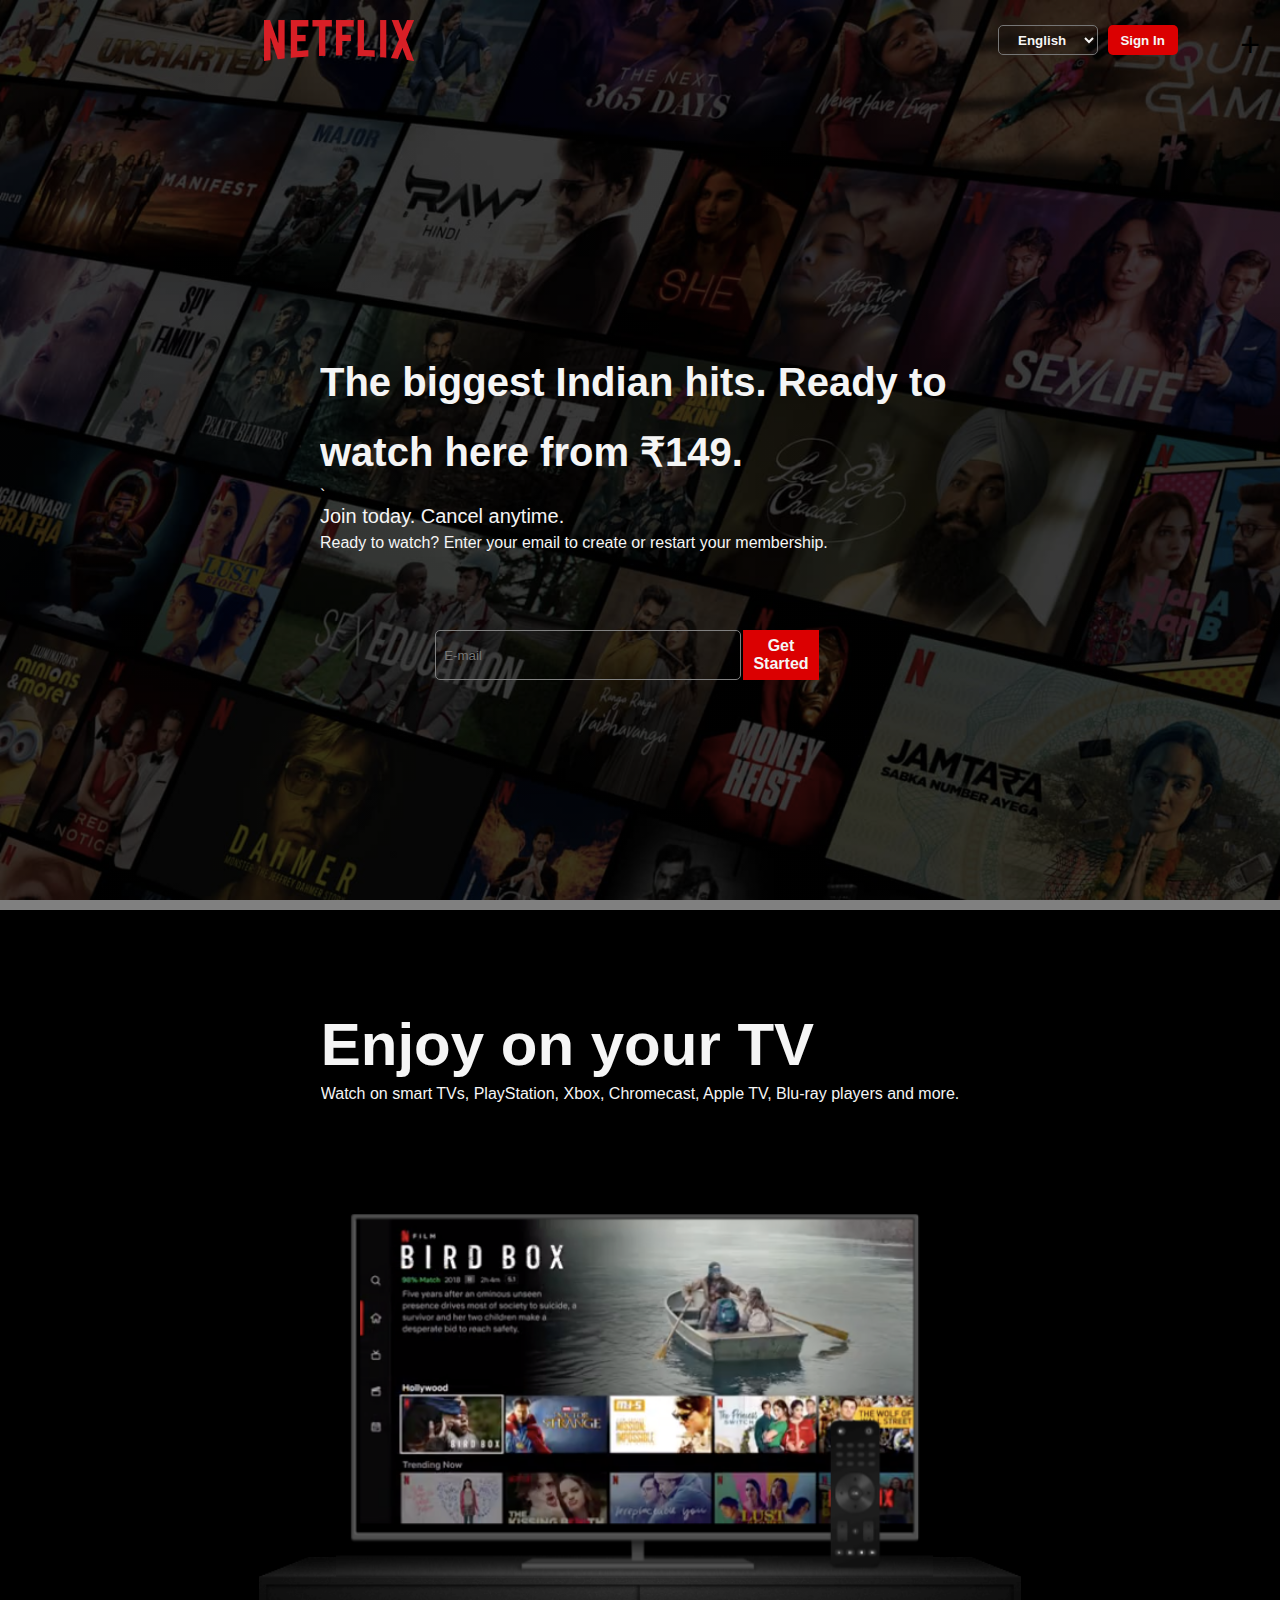
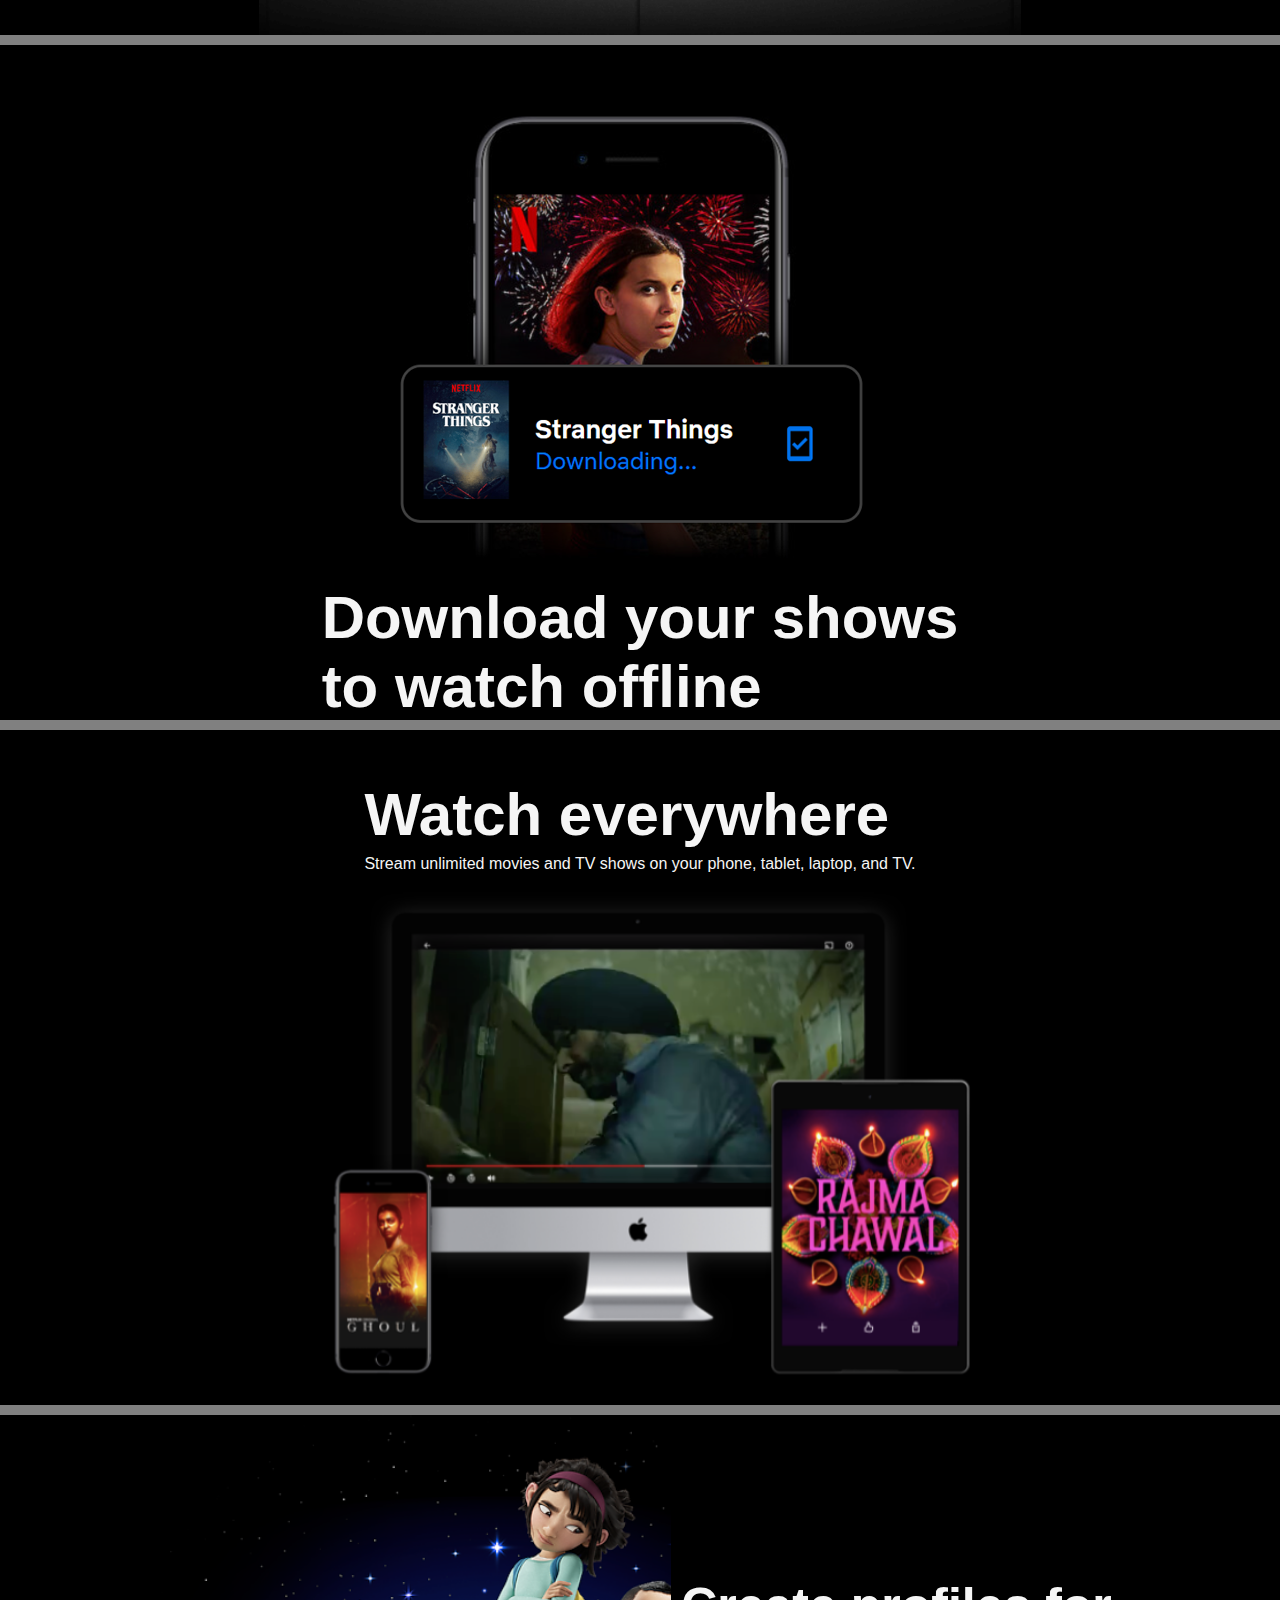
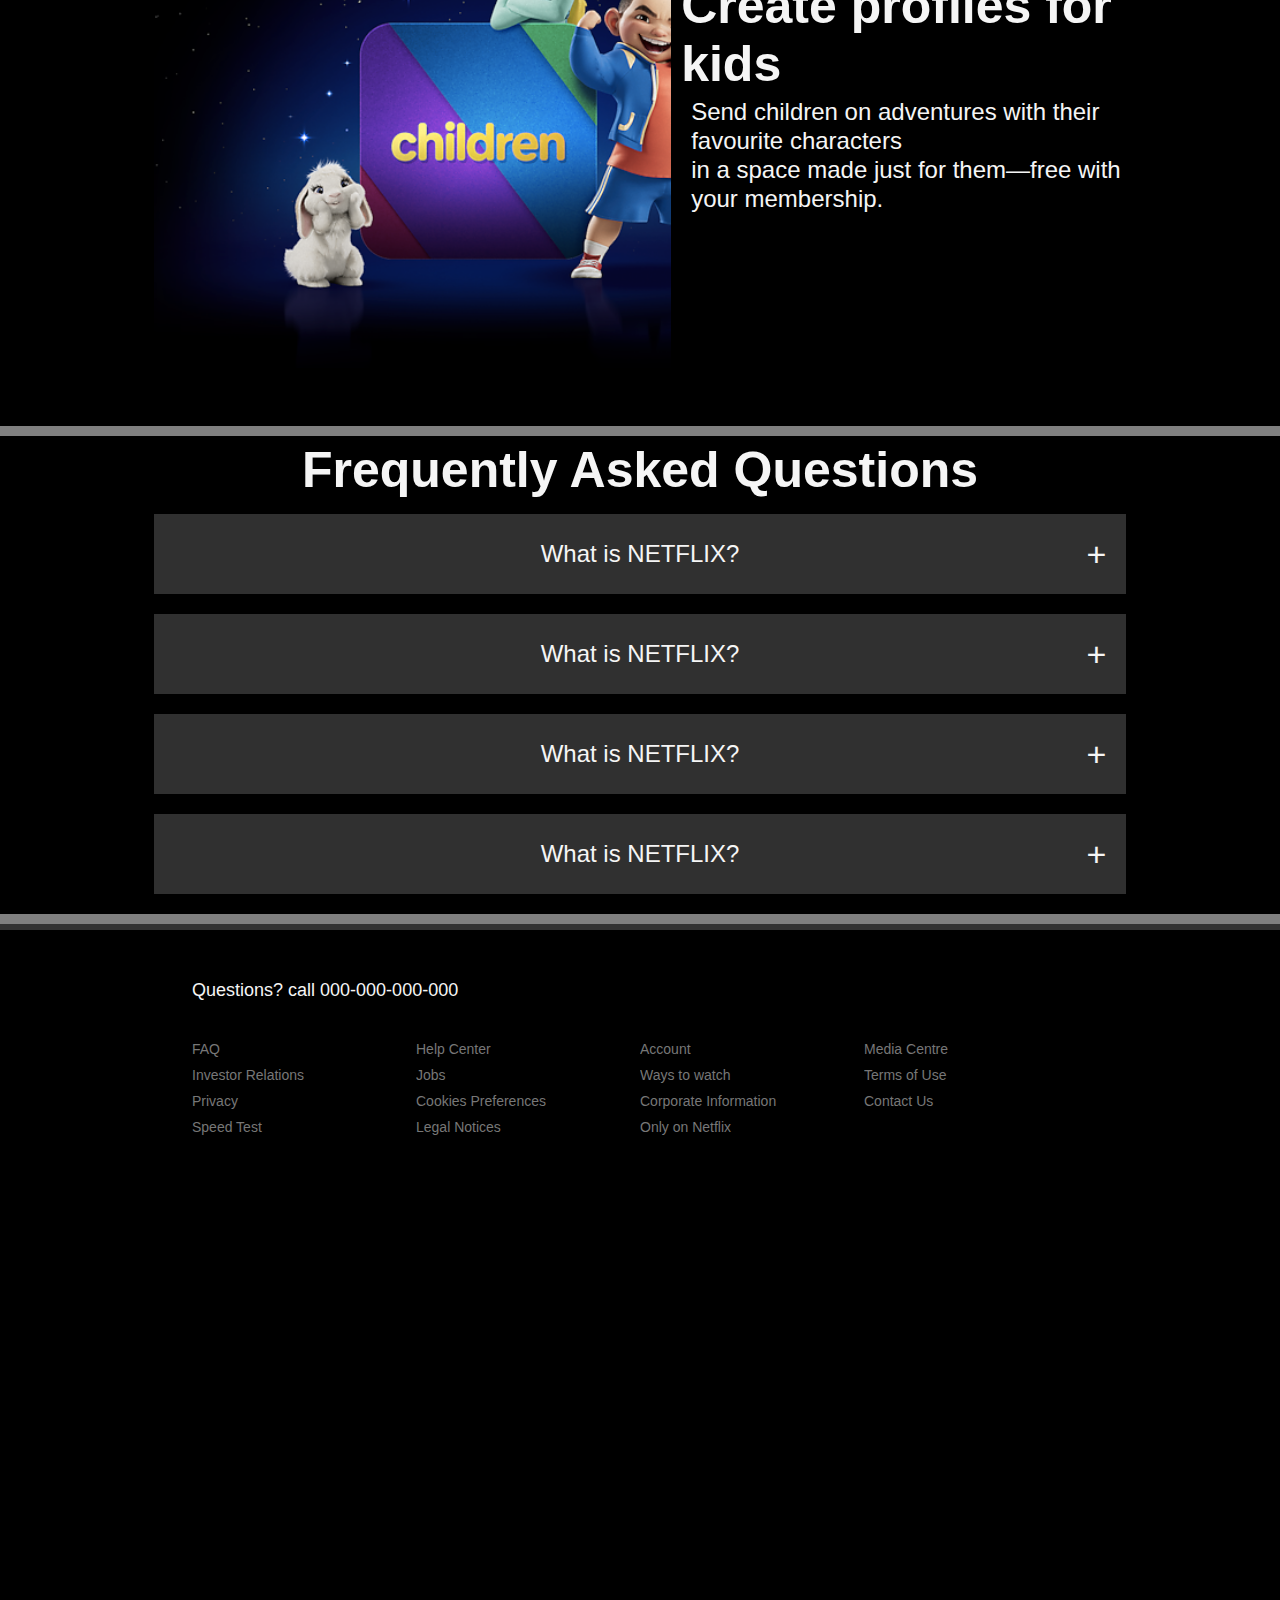
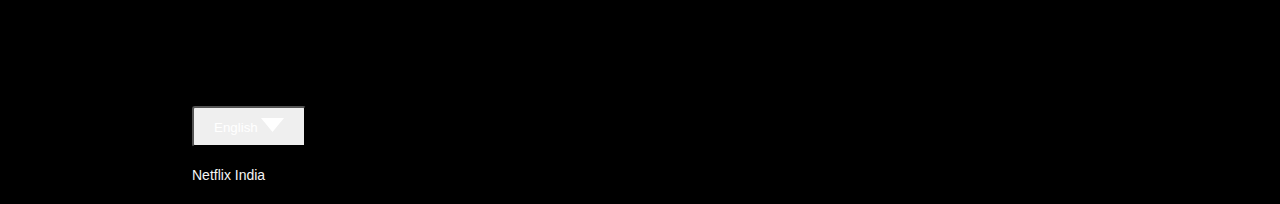
<file: index.html>
<!DOCTYPE html>
<html lang="en">
<head>
    <meta charset="UTF-8">
    <meta name="viewport" content="width=device-width, initial-scale=1.0">
    <title>Netflix</title>
    <link rel="stylesheet" href="style.css">
    <link rel="icon" href="https://www.pngarts.com/files/1/Netflix-Logo-PNG-Transparent-Image.png" type="image/x-icon">
</head>
<body>
    <div class="header">
        <nav>
            <img src="images/logo.png" class="logo">
            <div class="header-btn">
                <label for="language">
                    <select label="language">
                        <option value="English">English</option>
                        <option value="Malayalam">Malayalam</option>
                        <option value="Hindi">Hindi</option>
                        <option value="Telugu">Telugu</option>
                    </select>
                </label>    
                    <button>Sign In</button>
                </div>
        </nav>
        <div class="header-content">
            <h1>The biggest Indian hits. Ready to watch here from ₹149.</h1>`
            <h3>Join today. Cancel anytime.</h3>
            <p>Ready to watch? Enter your email to create or restart your membership.</p>
        </div>
        <div class="form">
            <input type="email" placeholder="E-mail" required >
            <button class="submit">Get Started</button>
        </div>
    </div>
    <hr>
    <div class="features">
        <div class="row">
            <div class="text-col">
                <h3>Enjoy on your TV</h3>
                <p>Watch on smart TVs, PlayStation, Xbox, Chromecast, Apple TV, Blu-ray players and more.</p>
            </div>
            <div class="img-col">
                <img src="images/feature-1.png" >
            </div>    
        </div>
        <hr>
        <div class="row">
            <div class="img-col">
                <img src="images/feature-2.png" >
            </div>    
            <div class="text-col">
                <h3>Download your shows <br> to watch offline</h3>
                <p>Save your favourites easily and always have something to watch.</p>
            </div>
           
        </div>
        <hr>
        <div class="row">
            <div class="text-col">
                <h3>Watch everywhere</h3>
                <p>Stream unlimited movies and TV shows on your phone, tablet, laptop, and TV.</p>
            </div>
            <div class="img-col">
                <img src="images/feature-3.png" >
            </div>
            </div>
            <hr>    
        <div class="row1">
            <div class="img-col">
                <img src="images/feature-4.png" >
            </div>  
            <div class="text-col">
                <h3>Create profiles for kids</h3>
                <p>Send children on adventures with their favourite characters <br>in a space made just for them—free with your membership.</p>
            </div>
             
        </div>
       
    </div>
    <hr>
    <div class="faq">
        <h2>Frequently Asked Questions</h2>
        <ul class="accordion">
            <li>
                <input type="radio" name="accordion" id="first">                
                <label for="first">What is NETFLIX?</label>
                     
            <div class="content">
                <p>Netflix is a streaming service that offers a wide variety of award-winning TV shows, movies, anime, documentaries and more – on thousands of internet-connected devices.

                    You can watch as much as you want, whenever you want, without a single ad – all for one low monthly price. There's always something new to discover, and new TV shows and movies are added every week!</p>
            </div>
        </li>
      
            <li>
                <input type="radio" name="accordion" id="second"> 
            <label for="second">What is NETFLIX?</label>          
            <div class="content">
                <p>Netflix is a streaming service that offers a wide variety of award-winning TV shows, movies, anime, documentaries and more – on thousands of internet-connected devices.

                    You can watch as much as you want, whenever you want, without a single ad – all for one low monthly price. There's always something new to discover, and new TV shows and movies are added every week!</p>
            </div>
        </li>
            <li>
                <input type="radio" name="accordion" id="third"> 
            <label for="third">What is NETFLIX?</label>         
            <div class="content">
                <p>Netflix is a streaming service that offers a wide variety of award-winning TV shows, movies, anime, documentaries and more – on thousands of internet-connected devices.

                    You can watch as much as you want, whenever you want, without a single ad – all for one low monthly price. There's always something new to discover, and new TV shows and movies are added every week!</p>
            </div>
        </li>
            <li>
                <input type="radio" name="accordion" id="fourth"> 
            <label for="fourth">What is NETFLIX?</label>         
            <div class="content">
                <p>Netflix is a streaming service that offers a wide variety of award-winning TV shows, movies, anime, documentaries and more – on thousands of internet-connected devices.

                    You can watch as much as you want, whenever you want, without a single ad – all for one low monthly price. There's always something new to discover, and new TV shows and movies are added every week!</p>
               </div>
        </li>
    </ul>
      
    </div>
    
    <hr>
    <div class="footer">
        <h2>Questions? call 000-000-000-000</h2>
        <div class="row">
            <div class="col">
                <a href="#">FAQ</a>
                <a href="#">Investor Relations</a>
                <a href="#">Privacy</a>
                <a href="#">Speed Test</a>
            </div>
            <div class="col">
                <a href="#">Help Center</a>
                <a href="#">Jobs</a>
                <a href="#">Cookies Preferences</a>
                <a href="#">Legal Notices</a>
            </div>
            <div class="col">
                <a href="#">Account</a>
                <a href="#">Ways to watch</a>
                <a href="#">Corporate Information</a>
                <a href="#">Only on Netflix</a>
            </div>
            <div class="col">
                <a href="#">Media Centre</a>
                <a href="#">Terms of Use</a>
                <a href="#">Contact Us</a>
            </div>
        </div>
        <button class="language-btn">English <img src="images/down-icon.png"></button>
        <p class="copyright-txt">Netflix India</p>
    </div>
</body>
</html>
</file>
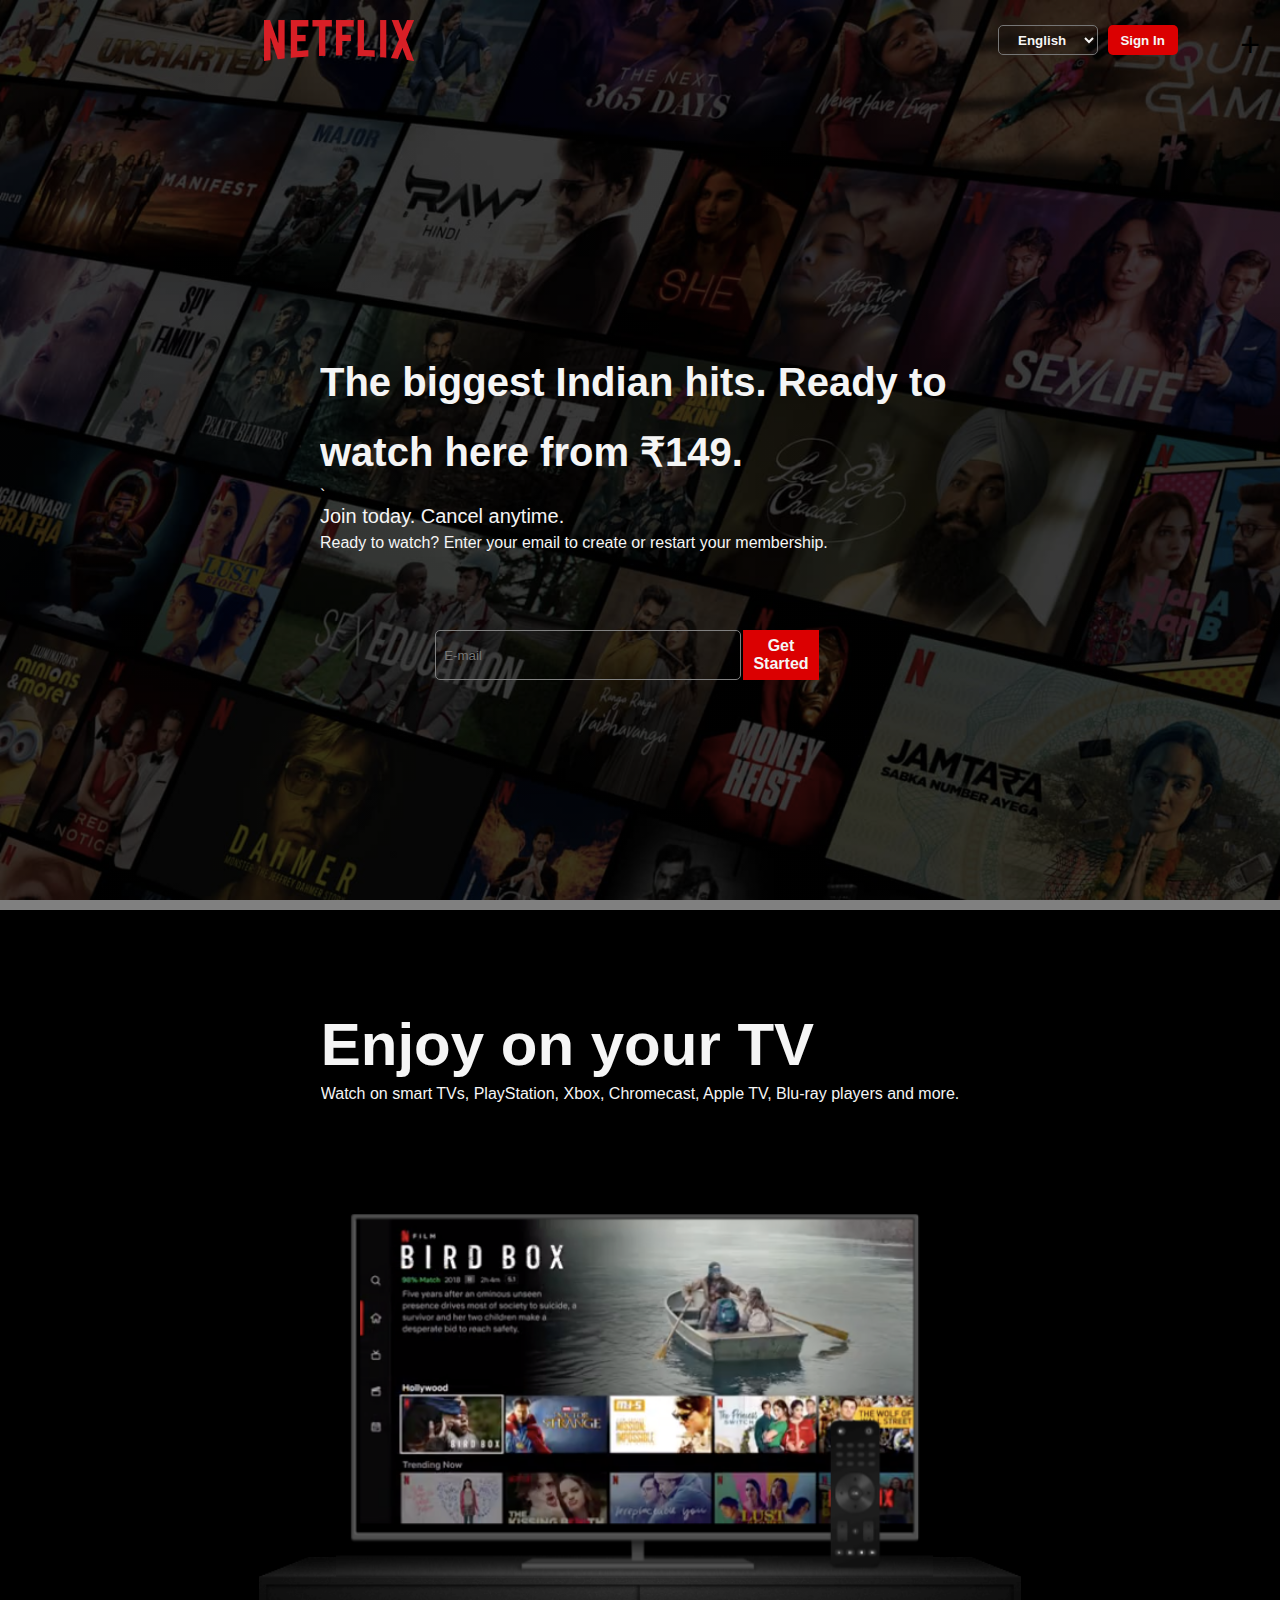
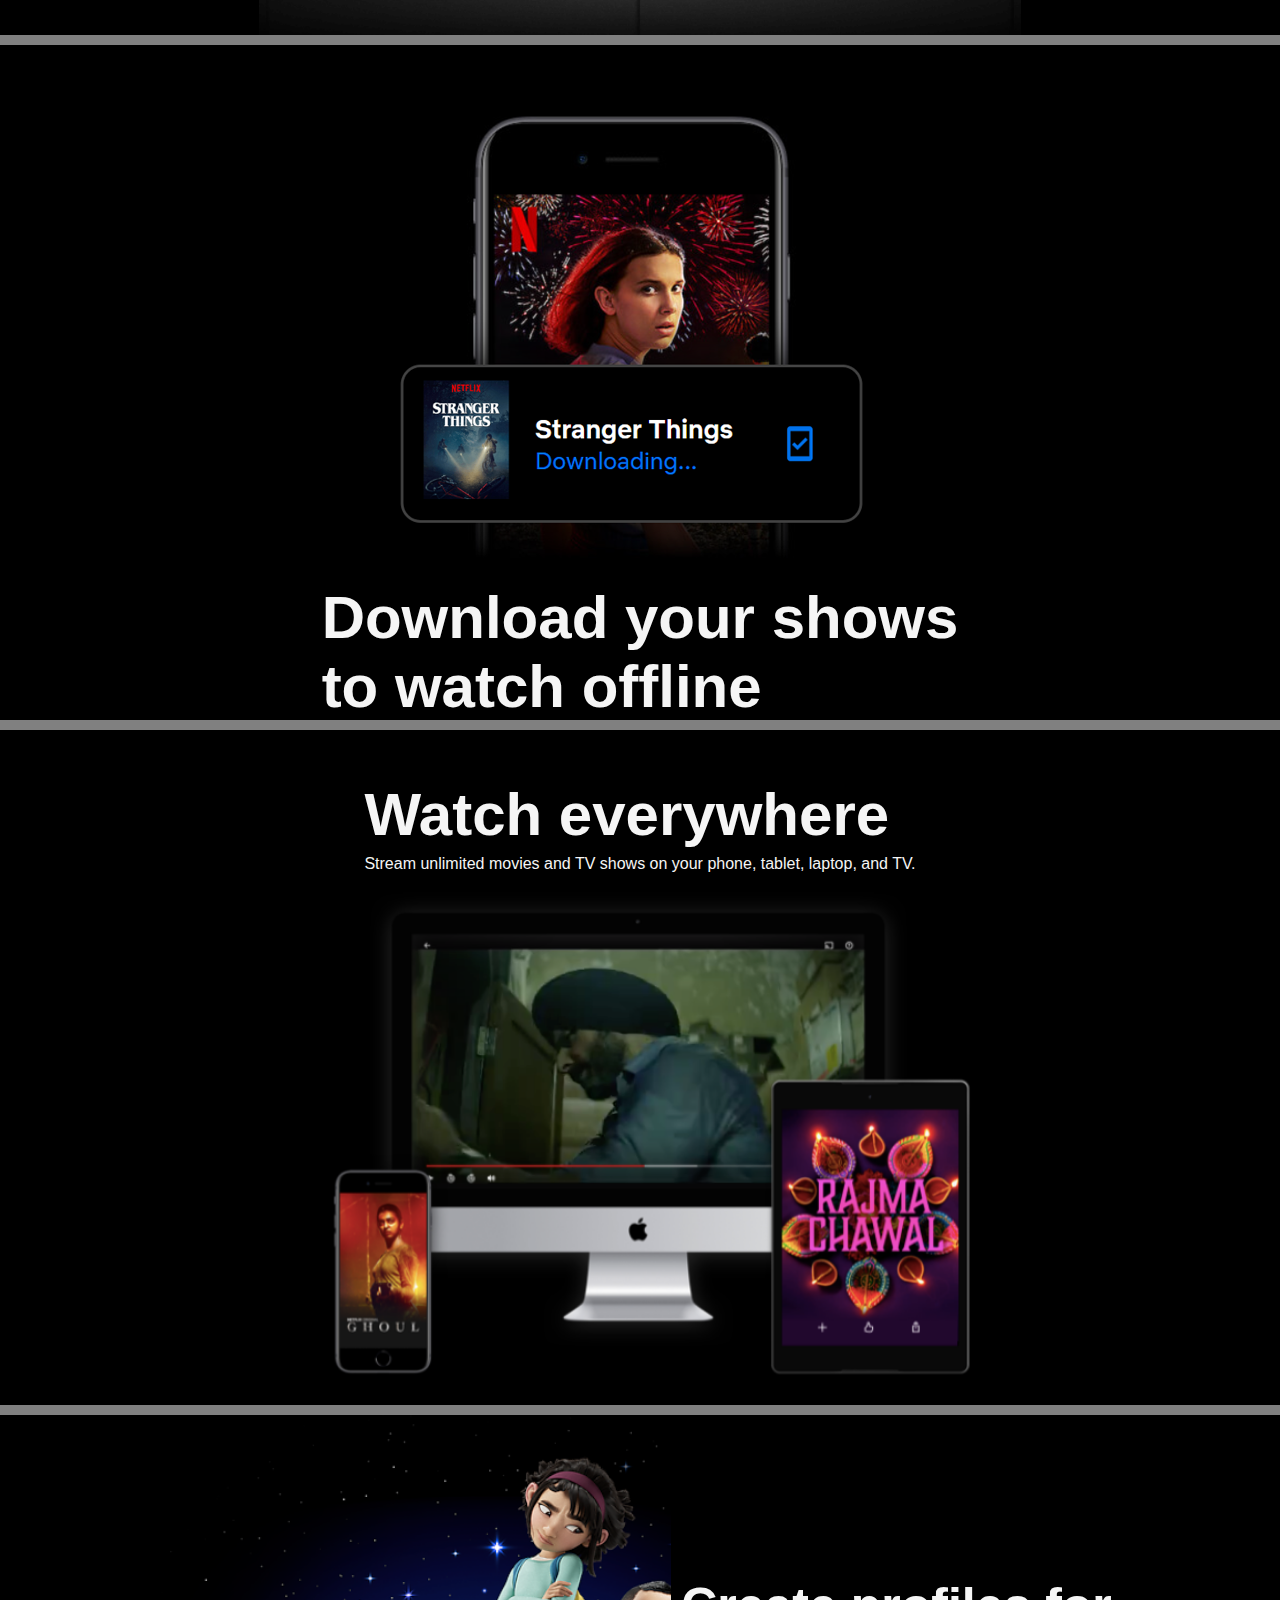
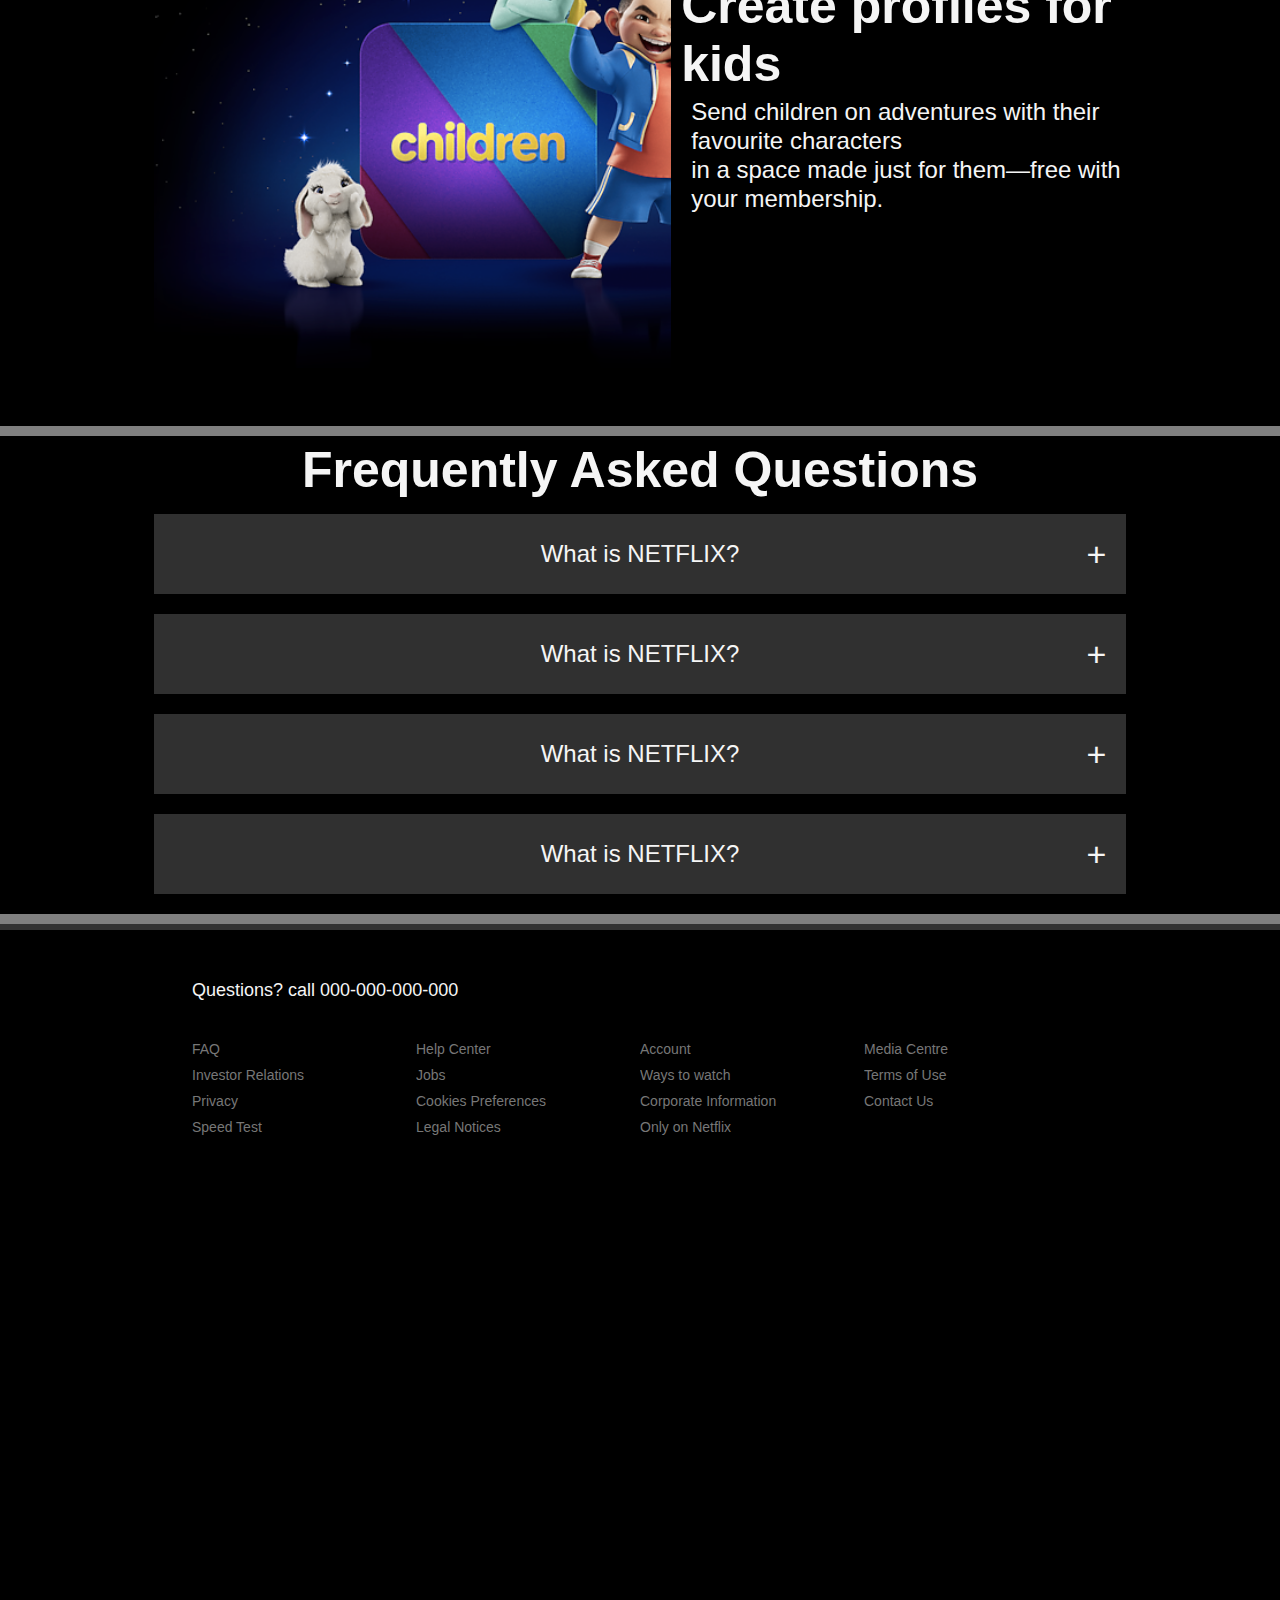
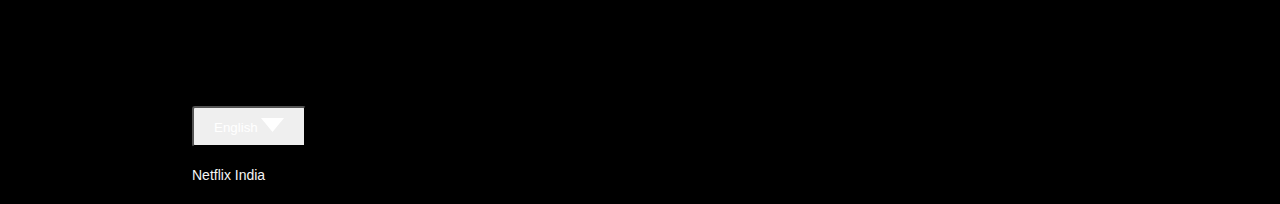
<file: index..html>
<!DOCTYPE html>
<html lang="en">
<head>
    <meta charset="UTF-8">
    <meta name="viewport" content="width=device-width, initial-scale=1.0">
    <title>Netflix</title>
    <link rel="stylesheet" href="style.css">
    <link rel="icon" href="https://www.pngarts.com/files/1/Netflix-Logo-PNG-Transparent-Image.png" type="image/x-icon">
</head>
<body>
    <div class="header">
        <nav>
            <img src="images/logo.png" class="logo">
            <div class="header-btn">
                <label for="language">
                    <select label="language">
                        <option value="English">English</option>
                        <option value="Malayalam">Malayalam</option>
                        <option value="Hindi">Hindi</option>
                        <option value="Telugu">Telugu</option>
                    </select>
                </label>    
                    <button>Sign In</button>
                </div>
        </nav>
        <div class="header-content">
            <h1>The biggest Indian hits. Ready to watch here from ₹149.</h1>`
            <h3>Join today. Cancel anytime.</h3>
            <p>Ready to watch? Enter your email to create or restart your membership.</p>
        </div>
        <div class="form">
            <input type="email" placeholder="E-mail" required >
            <button class="submit">Get Started</button>
        </div>
    </div>
    <hr>
    <div class="features">
        <div class="row">
            <div class="text-col">
                <h3>Enjoy on your TV</h3>
                <p>Watch on smart TVs, PlayStation, Xbox, Chromecast, Apple TV, Blu-ray players and more.</p>
            </div>
            <div class="img-col">
                <img src="images/feature-1.png" >
            </div>    
        </div>
        <hr>
        <div class="row">
            <div class="img-col">
                <img src="images/feature-2.png" >
            </div>    
            <div class="text-col">
                <h3>Download your shows <br> to watch offline</h3>
                <p>Save your favourites easily and always have something to watch.</p>
            </div>
           
        </div>
        <hr>
        <div class="row">
            <div class="text-col">
                <h3>Watch everywhere</h3>
                <p>Stream unlimited movies and TV shows on your phone, tablet, laptop, and TV.</p>
            </div>
            <div class="img-col">
                <img src="images/feature-3.png" >
            </div>
            </div>
            <hr>    
        <div class="row1">
            <div class="img-col">
                <img src="images/feature-4.png" >
            </div>  
            <div class="text-col">
                <h3>Create profiles for kids</h3>
                <p>Send children on adventures with their favourite characters <br>in a space made just for them—free with your membership.</p>
            </div>
             
        </div>
       
    </div>
    <hr>
    <div class="faq">
        <h2>Frequently Asked Questions</h2>
        <ul class="accordion">
            <li>
                <input type="radio" name="accordion" id="first">                
                <label for="first">What is NETFLIX?</label>
                     
            <div class="content">
                <p>Netflix is a streaming service that offers a wide variety of award-winning TV shows, movies, anime, documentaries and more – on thousands of internet-connected devices.

                    You can watch as much as you want, whenever you want, without a single ad – all for one low monthly price. There's always something new to discover, and new TV shows and movies are added every week!</p>
            </div>
        </li>
      
            <li>
                <input type="radio" name="accordion" id="second"> 
            <label for="second">What is NETFLIX?</label>          
            <div class="content">
                <p>Netflix is a streaming service that offers a wide variety of award-winning TV shows, movies, anime, documentaries and more – on thousands of internet-connected devices.

                    You can watch as much as you want, whenever you want, without a single ad – all for one low monthly price. There's always something new to discover, and new TV shows and movies are added every week!</p>
            </div>
        </li>
            <li>
                <input type="radio" name="accordion" id="third"> 
            <label for="third">What is NETFLIX?</label>         
            <div class="content">
                <p>Netflix is a streaming service that offers a wide variety of award-winning TV shows, movies, anime, documentaries and more – on thousands of internet-connected devices.

                    You can watch as much as you want, whenever you want, without a single ad – all for one low monthly price. There's always something new to discover, and new TV shows and movies are added every week!</p>
            </div>
        </li>
            <li>
                <input type="radio" name="accordion" id="fourth"> 
            <label for="fourth">What is NETFLIX?</label>         
            <div class="content">
                <p>Netflix is a streaming service that offers a wide variety of award-winning TV shows, movies, anime, documentaries and more – on thousands of internet-connected devices.

                    You can watch as much as you want, whenever you want, without a single ad – all for one low monthly price. There's always something new to discover, and new TV shows and movies are added every week!</p>
               </div>
        </li>
    </ul>
      
    </div>
    
    <hr>
    <div class="footer">
        <h2>Questions? call 000-000-000-000</h2>
        <div class="row">
            <div class="col">
                <a href="#">FAQ</a>
                <a href="#">Investor Relations</a>
                <a href="#">Privacy</a>
                <a href="#">Speed Test</a>
            </div>
            <div class="col">
                <a href="#">Help Center</a>
                <a href="#">Jobs</a>
                <a href="#">Cookies Preferences</a>
                <a href="#">Legal Notices</a>
            </div>
            <div class="col">
                <a href="#">Account</a>
                <a href="#">Ways to watch</a>
                <a href="#">Corporate Information</a>
                <a href="#">Only on Netflix</a>
            </div>
            <div class="col">
                <a href="#">Media Centre</a>
                <a href="#">Terms of Use</a>
                <a href="#">Contact Us</a>
            </div>
        </div>
        <button class="language-btn">English <img src="images/down-icon.png"></button>
        <p class="copyright-txt">Netflix India</p>
    </div>
</body>
</html>
</file>
<file: style.css>
*{
    margin: 0;
    padding:0;  
    box-sizing: border-box;
    font-family: 'Poppins' ,sans-serif;
    overflow-x: hidden;
    
}
::-webkit-scrollbar{
    display: none
    ;
}


.header{
    width: 100%;
    height: 100vh;
    padding: 10px 8%;
    background-image: linear-gradient(rgba(0,0,0,0.7), rgba(0,0,0,0.7)), url(images/header-image.png);
    background-size: cover;
    background-position: center;
    position: relative;
}
nav {
    display: flex;
    justify-content: space-between;
    align-items: center;
    padding: 10px 0;
    

}
.header-btn select {
    padding: 5px;
    text-align: center;
    display: inline-flex;
    height: 30px;
    color: #f5f5f5;
    background-color: transparent;
    border: px solid #fff;
    border-radius: 5px;
    outline: none;
    font-weight: 600;
    margin: 0 5px;
    


}
.header-btn option{
    color: #f5f5f5;
    background-color: transparent;
    border-radius: 5px;
    outline: none;
    font-weight: 600;
    margin: 0 5px;
    


}
.header-btn select:hover{
    cursor: pointer;
}
.header-btn select:focus{
    outline: none;
}
.header-btn button {
    height: 30px;
    width:70px;
    background-color: #db0001;
    outline: none;
    border: none;
    border-radius: 5px;
    color: #f5f5f5;
    font-weight: 600;
    
}
.header-content{
    position:absolute;
    top: 50%;
    left: 50%;
    transform: translate(-50%,-50%);
    color:#f5f5f5;

}
h1{
    line-height: 70px;
    max-width: 650px;
    font-size: 40px;
    

}
h3{
        font-size: 20px;
        font-weight: 500;
        margin-bottom: 5px;
}
p{
    line-height: 1.2;
    font-size: 16px;
    font-weight: 200;
}
.logo{
    width: 150px;
    margin-left: 15%;

}
.form{
    position: absolute;
    top: 70%;
    left: 34%;
    display: flex;
    justify-content: space-evenly ;
    width: 30%;
    height: 50px;
  
}
.form input {
    padding-left: 8px;
    margin: 0;
    width: 80%;
    background-color: transparent;
    color:#f5f5f5;
    border: none;
    border:1px solid #808080 ;
    border-radius: 5px;
    
}
.form button{
    margin-left: 2px;
    font-weight: 800;
    font-size: 16px;
    background-color: #db0001;
    color: #f5f5f5;
    border: none;

    width: 20%;
}
.features{
    background-color: #000;
    color: #f5f5f5;
    padding: 50px 12%;
    font-size: 32px;
}
.row{
   height: 75vh;
    display: flex;
    justify-content: space-around;
    align-items: center;
    width: 100%;
    flex-wrap: wrap;
    padding: 50px 0;
}
.text-col h3 {
    text-align: left;
    font-size: 60px;
    font-weight: 800;

}

.row1  {
    display: inline-flex;
    justify-content: space-between;
    align-items: center;
}
.row1 h3{
    padding-left: 10px;
    font-size: 50px;
}
.row1 p{
    padding-left: 20px;
    font-size: 24px;
}
hr{ 
    margin-left: -30%;
    padding:0;  
    width: 150%;
    
    border: 5px solid #808080;
}
.faq{
    background-color: #000;
    color: #f5f5f5;
    padding: 5px 12%;
    text-align: center;
    font-size: 24px;
}
.faq h2{
    font-weight: 600;
    font-size: 50px;
}
.accordion{
   margin: 5px auto;
   width: 100%;
   max-height: 75vh;
    

}
.accordion li{
    list-style-type: none ;
    width: 100%;
    padding: 10px 0;
}
.accordion li  label{
    position:relative;
    display: flex;
    justify-content: center;
    align-items: center;
    width: 100%;
    height: 80px;  
    cursor: pointer;
    background-color:#303030;
    
}
label::after{
    content: '+';
    font-size: 34px;
    position: absolute;
    right: 20px;
    transition: transform 0.5s;
}
input[type="radio"]{
    display:none;
}
.accordion .content{
    max-height: 0;
    background-color: #303030;
    text-align: left;
    transition: 0.5s; padding: 0.5s;
    overflow: hidden;

}
.accordion [type="radio"]:checked + label + .content{
    max-height: 600px;
    padding: 40px 20px;
}
.accordion [type="radio"]:checked + label:after{
    transform: rotate(135deg);
}
.content p{
    font-size: 28px;
}
.footer{
    background-color: #000;
    padding: 50px 15% 10px;
    border-top: 6px solid #333;
    color: #f5f5f5;
}
.footer h2{
    font-size: 18px;
    font-weight: 400;
    margin-bottom: 30px;
}
.footer .col{
    flex-basis: 25%;
    flex-grow: 1;
    margin-bottom: 20px;
}
.footer .col a{
    display: block;
    text-decoration: none;
    color: #777;
    font-size: 14px;
    margin-bottom: 10px;
}
.footer .col a:hover{
    text-decoration: underline;
    color: #fffefe70;
}
.footer .row{
    align-items: flex-start;
    padding: 10px 0;
}
.footer .language-btn{
    color: #fff;
    padding: 10px 20px;
    border-radius: 3px;
}
.copyright-txt{
    font-size: 14px;
    margin-top: 20px;
    margin-bottom: 10px;
}
</file>
